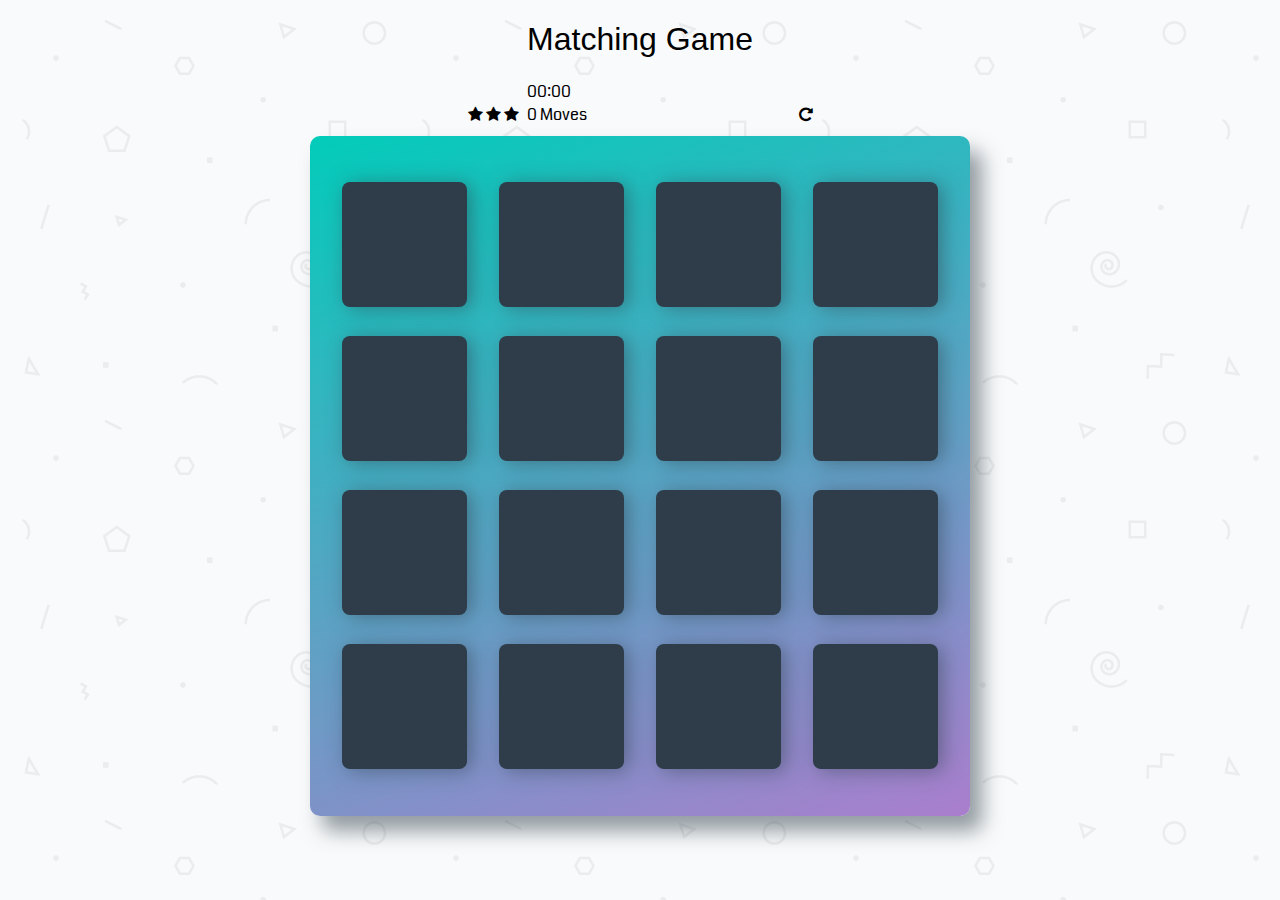
<file: index.html>
<!doctype html>
<html lang="en">
<head>
    <meta charset="utf-8">
    <title>Matching Game</title>
    <meta name="description" content="">
    <meta name="viewport" content="width=device-width,initial-scale=1">
    <link rel="stylesheet prefetch" href="https://maxcdn.bootstrapcdn.com/font-awesome/4.6.1/css/font-awesome.min.css">
    <link rel="stylesheet prefetch" href="https://fonts.googleapis.com/css?family=Coda">
    <link rel="stylesheet" href="css/app.css">
    <script src="https://ajax.googleapis.com/ajax/libs/jquery/3.2.1/jquery.min.js"></script>
    <script src="js/app.js"></script>

</head>
<body>

    <div class="container">
        <header>
            <h1>Matching Game</h1>
            <label id="minutes">00</label>:<label id="seconds">00</label>
        </header>

        <section class="score-panel">
        	<ul class="stars">
        		<li><i class="fa fa-star"></i></li>
        		<li><i class="fa fa-star"></i></li>
        		<li><i class="fa fa-star"></i></li>
        	</ul>

        	<span class="moves">0</span> Moves

            <div class="restart">
        		<i class="fa fa-repeat"></i>
        	</div>
        </section>

        <ul class="deck">
            <li class="card"></li>
            <li class="card"></li>
            <li class="card"></li>
            <li class="card"></li>
            <li class="card"></li>
            <li class="card"></li>
            <li class="card"></li>
            <li class="card"></li>
            <li class="card"></li>
            <li class="card"></li>
            <li class="card"></li>
            <li class="card"></li>
            <li class="card"></li>
            <li class="card"></li>
            <li class="card"></li>
            <li class="card"></li>
        </ul>
    </div>




</body>
</html>
</file>
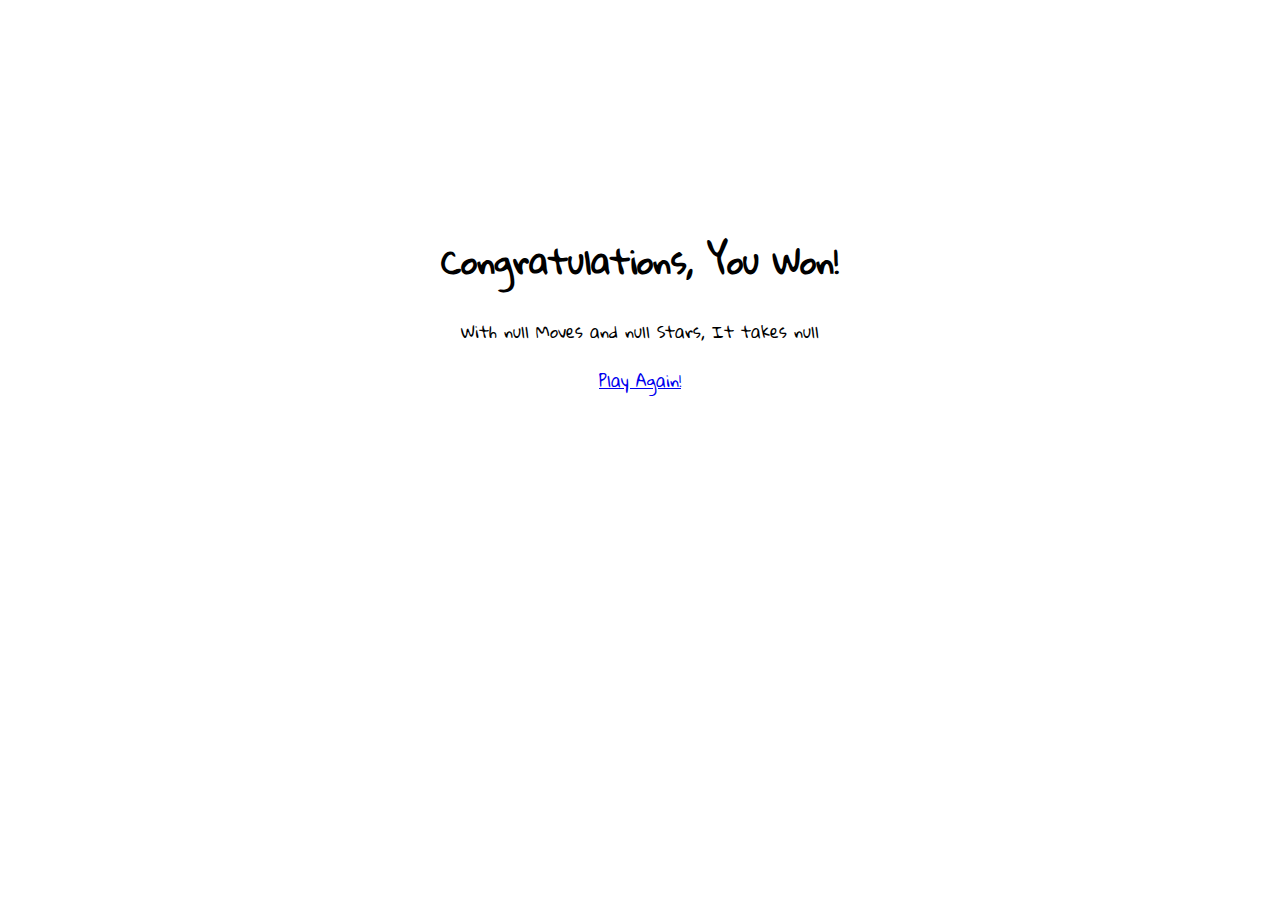
<file: success.html>
<!DOCTYPE html>
<html lang="en">
<head>
    <meta charset="UTF-8">
    <title>Game Success</title>
    <meta name="viewport" content="width=device-width,initial-scale=1">
    <link rel="stylesheet" href="css/success.css">
    <link href="https://fonts.googleapis.com/css?family=Gloria+Hallelujah" rel="stylesheet">
    <script src="https://ajax.googleapis.com/ajax/libs/jquery/3.2.1/jquery.min.js"></script>
    <script src="js/success.js"></script>

</head>
<body>
    <h1>Congratulations, You Won!</h1>
    <p>With 1 Moves and 1 Stars</p>
    <a href="index.html">Play Again!</a>
</body>

</html>
</file>
<file: css/app.css>
html {
    box-sizing: border-box;
}

*,
*::before,
*::after {
    box-sizing: inherit;
}

html,
body {
    width: 100%;
    height: 100%;
    margin: 0;
    padding: 0;
}

body {
    background: #ffffff url('../img/geometry2.png'); /* Background pattern from Subtle Patterns */
    font-family: 'Coda', cursive;
}

.container {
    display: flex;
    justify-content: center;
    align-items: center;
    flex-direction: column;
}

h1 {
    font-family: 'Open Sans', sans-serif;
    font-weight: 300;
}

/*
 * Styles for the deck of cards
 */

.deck {
    width: 660px;
    min-height: 680px;
    background: linear-gradient(160deg, #02ccba 0%, #aa7ecd 100%);
    padding: 32px;
    border-radius: 10px;
    box-shadow: 12px 15px 20px 0 rgba(46, 61, 73, 0.5);
    display: flex;
    flex-wrap: wrap;
    justify-content: space-between;
    align-items: center;
    margin: 0 0 3em;
}

.deck .card {
    height: 125px;
    width: 125px;
    background: #2e3d49;
    font-size: 0;
    color: #ffffff;
    border-radius: 8px;
    cursor: pointer;
    display: flex;
    justify-content: center;
    align-items: center;
    box-shadow: 5px 2px 20px 0 rgba(46, 61, 73, 0.5);
}

.deck .card.open {
    transform: rotateY(0);
    background: #02b3e4;
    cursor: default;
}

.deck .card.show {
    font-size: 33px;
}

.deck .card.match {
    cursor: default;
    background: #02ccba;
    font-size: 33px;
}

/*
 * Styles for the Score Panel
 */

.score-panel {
    text-align: left;
    width: 345px;
    margin-bottom: 10px;
}

.score-panel .stars {
    margin: 0;
    padding: 0;
    display: inline-block;
    margin: 0 5px 0 0;
}

.score-panel .stars li {
    list-style: none;
    display: inline-block;
}

.score-panel .restart {
    float: right;
    cursor: pointer;
}
</file>
<file: css/success.css>
body {
    text-align: center;
    padding-top: 200px;
    font-family: 'Gloria Hallelujah', cursive;
}
</file>
